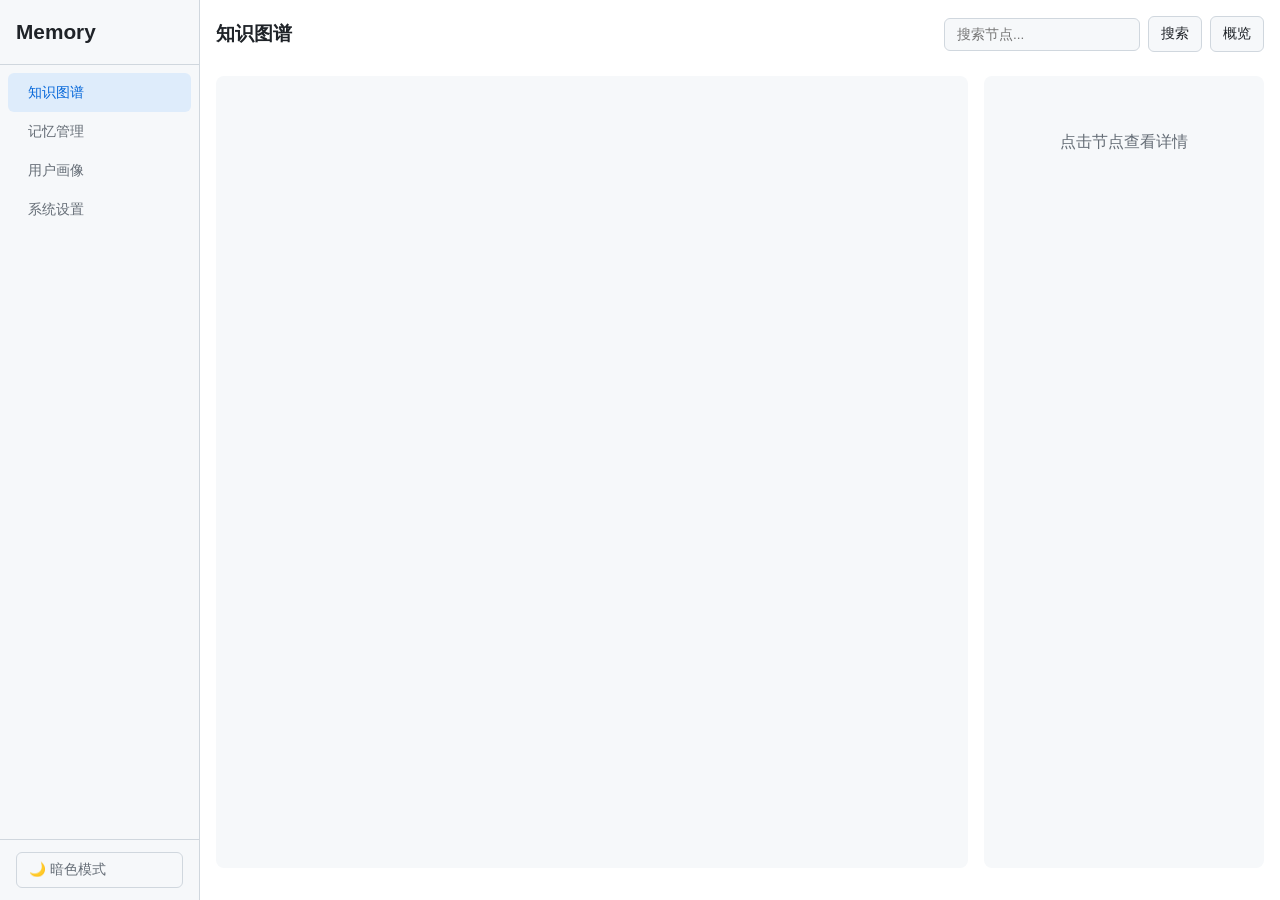
<file: pages/dashboard/index.html>
<!DOCTYPE html>
<html lang="zh-CN">
<head>
<meta charset="UTF-8">
<meta name="viewport" content="width=device-width, initial-scale=1.0">
<title>Memory Dashboard</title>
<link rel="stylesheet" href="styles.css">
</head>
<body>
<div id="app">
  <aside class="sidebar">
    <div class="brand"> Memory</div>
    <nav>
      <button class="nav-item active" data-page="graph"><span class="nav-icon"></span> 知识图谱</button>
      <button class="nav-item" data-page="memories"><span class="nav-icon"></span> 记忆管理</button>
      <button class="nav-item" data-page="persona"><span class="nav-icon"></span> 用户画像</button>
      <button class="nav-item" data-page="system"><span class="nav-icon"></span> 系统设置</button>
    </nav>
    <div style="padding:12px 16px;border-top:1px solid var(--border);margin-top:auto">
      <button onclick="toggleTheme()" style="display:flex;align-items:center;gap:8px;width:100%;padding:8px 12px;background:none;border:1px solid var(--border);border-radius:6px;color:var(--text2);cursor:pointer;font-size:0.85em" id="theme-btn">🌙 暗色模式</button>
    </div>
  </aside>
  <main class="main">
    <section class="page active" id="page-graph">
      <header><h2> 知识图谱</h2>
        <div class="toolbar">
          <input id="graph-query" placeholder="搜索节点...">
          <button onclick="searchGraph()">搜索</button>
          <button onclick="loadGraphOverview()">概览</button>
        </div>
      </header>
      <div class="stats-bar" id="graph-stats"></div>
      <div class="graph-wrap">
        <div class="canvas-container" id="canvas-container"><svg id="graph-svg"></svg></div>
        <div class="graph-side" id="graph-detail"><div class="detail-placeholder">点击节点查看详情</div></div>
      </div>
      <div class="legend" id="graph-legend"></div>
    </section>

    <section class="page" id="page-memories">
      <header><h2>记忆管理</h2>
        <div class="toolbar">
          <select id="mem-year" onchange="searchMemories()"><option value="">年份</option></select>
          <select id="mem-month" onchange="searchMemories()">
            <option value="">月份</option>
            <option value="01">1月</option><option value="02">2月</option><option value="03">3月</option>
            <option value="04">4月</option><option value="05">5月</option><option value="06">6月</option>
            <option value="07">7月</option><option value="08">8月</option><option value="09">9月</option>
            <option value="10">10月</option><option value="11">11月</option><option value="12">12月</option>
          </select>
          <input id="mem-search" placeholder="搜索ID或关键词..." oninput="searchMemories()">
          <span id="mem-count" class="count-badge"></span>
        </div>
      </header>
      <div class="mem-body">
        <div class="mem-table-wrap">
          <table class="mem-table">
            <thead>
              <tr>
                <th style="width:30px"><input type="checkbox" id="sel-all" onchange="toggleSelectAll()"></th>
                <th style="width:50px">ID</th>
                <th>摘要</th>
                <th style="width:120px">类型</th>
                <th style="width:60px">重要度</th>
                <th style="width:55px">状态</th>
                <th style="width:80px">创建时间</th>
              </tr>
            </thead>
            <tbody id="mem-tbody"></tbody>
          </table>
          <div style="display:flex;align-items:center;gap:8px;justify-content:center;padding:12px 0">
            <div class="pagination" id="mem-pagination" style="padding:0"></div>
            <select id="mem-page-size" onchange="memPage=1;loadMemories()" style="padding:4px 8px;font-size:0.85em">
              <option value="20">20条/页</option>
              <option value="50" selected>50条/页</option>
              <option value="100">100条/页</option>
            </select>
          </div>
        </div>
        <div class="mem-side" id="mem-side" style="display:none">
          <div class="side-header">
            <h3>记忆详情</h3>
            <div class="side-actions">
              <button onclick="editCurrentMemory()">编辑</button>
              <button onclick="deleteCurrentMemory()" style="color:var(--danger)">删除</button>
              <button onclick="closeSidePanel()" style="font-size:1.2em;background:none;border:none">X</button>
            </div>
          </div>
          <div class="side-scroll" id="side-scroll">
            <div>
              <h4>日记</h4>
              <div id="side-diary" class="side-diary">选择一条记忆查看详情</div>
            </div>
            <div>
              <h4>关键事实重要度</h4>
              <div id="side-imp" style="font-size:0.85em;color:var(--text2);padding:4px 0"></div>
            </div>
            <div>
              <h4>关键事实</h4>
              <div id="side-atoms"></div>
            </div>
          </div>
        </div>
      </div>
    </section>

    <section class="page" id="page-persona">
      <header><h2> 用户画像</h2><button onclick="savePersona()"> 保存</button></header>
      <textarea id="persona-editor" placeholder="加载中..."></textarea>
    </section>

    <section class="page" id="page-system">
      <header><h2>⚙ 系统</h2></header>
      <div class="sys-cards" id="sys-stats"></div>
    </section>
  </main>
</div>
<script src="app.js"></script>
</body>
</html>
</file>
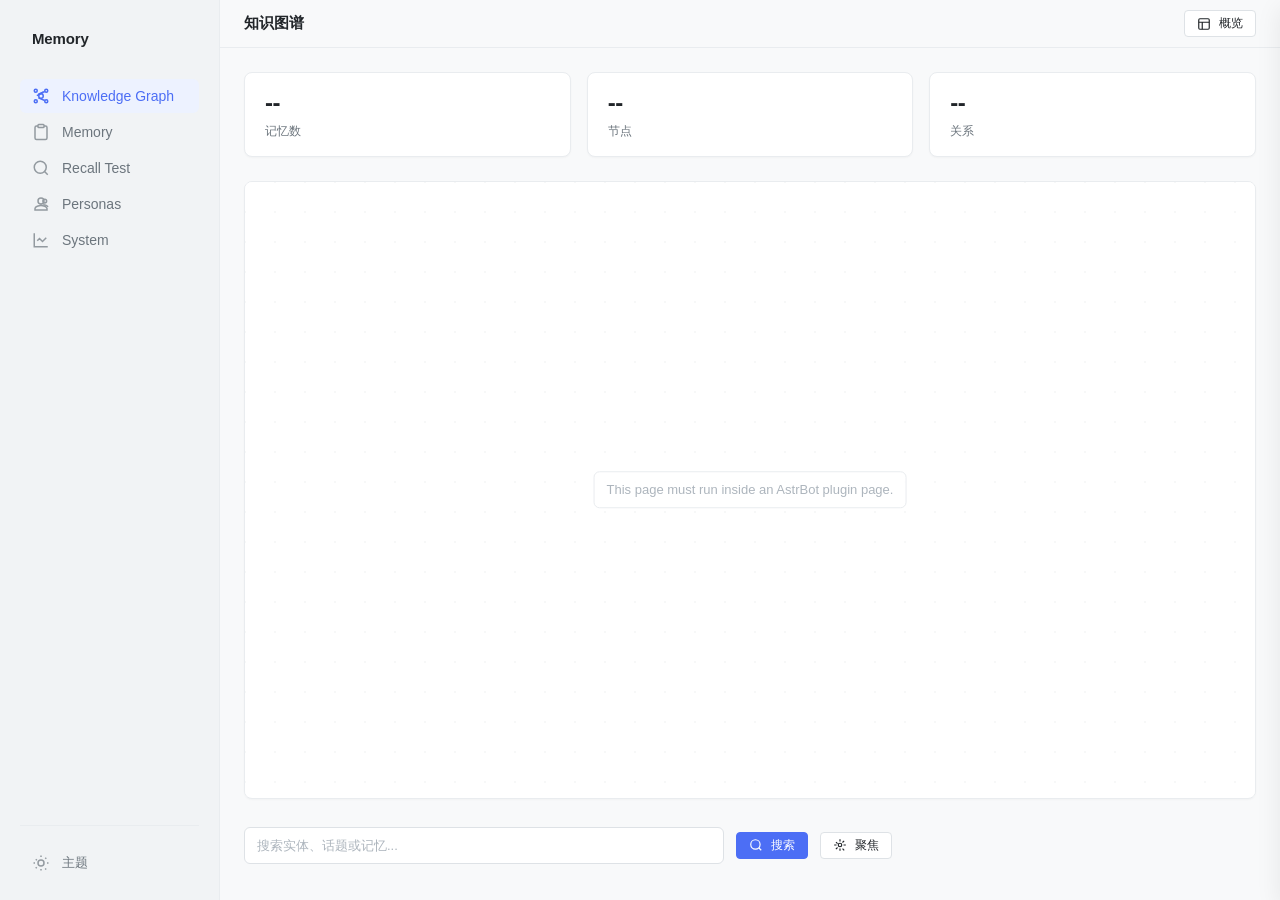
<file: webui_backup/dashboard/index.html>
<!DOCTYPE html>
<html>
  <head>
    <meta charset="UTF-8" />
    <meta name="viewport" content="width=device-width, initial-scale=1.0" />
    <title>Memory Dashboard</title>
    <link rel="stylesheet" href="./styles.css" />
    <script src="./i18n.js"></script>
  </head>
  <body>
    <div id="app">
      <aside class="sidebar">
        <div class="sidebar-brand">Memory</div>
        <nav class="sidebar-nav">
          <button class="nav-item active" data-page="graph">
            <svg viewBox="0 0 24 24" fill="none" stroke="currentColor" stroke-width="2"><circle cx="12" cy="12" r="3"/><circle cx="19" cy="5" r="2"/><circle cx="5" cy="19" r="2"/><circle cx="19" cy="19" r="2"/><circle cx="5" cy="5" r="2"/><line x1="8.5" y1="9.5" x2="17" y2="6"/><line x1="8.5" y1="14.5" x2="17" y2="18"/><line x1="15" y1="7" x2="6.5" y2="11.5"/></svg>
            <span data-i18n="nav.graph">知识图谱</span>
          </button>
          <button class="nav-item" data-page="memories">
            <svg viewBox="0 0 24 24" fill="none" stroke="currentColor" stroke-width="2"><path d="M16 4h2a2 2 0 0 1 2 2v14a2 2 0 0 1-2 2H6a2 2 0 0 1-2-2V6a2 2 0 0 1 2-2h2"/><rect x="8" y="2" width="8" height="4" rx="1"/></svg>
            <span data-i18n="nav.memory">记忆管理</span>
          </button>
          <button class="nav-item" data-page="recall">
            <svg viewBox="0 0 24 24" fill="none" stroke="currentColor" stroke-width="2"><circle cx="11" cy="11" r="8"/><path d="m21 21-4.3-4.3"/></svg>
            <span data-i18n="nav.recall">召回测试</span>
          </button>
          <button class="nav-item" data-page="persons">
            <svg viewBox="0 0 24 24" fill="none" stroke="currentColor" stroke-width="2"><path d="M12 12c2.21 0 4-1.79 4-4s-1.79-4-4-4-4 1.79-4 4 1.79 4 4 4zm0 2c-2.67 0-8 1.34-8 4v2h16v-2c0-2.66-5.33-4-8-4z"/><circle cx="17" cy="8" r="2.5"/><path d="M21 16c0-1.66-3.33-3-6-3"/></svg>
            <span data-i18n="nav.persons">用户画像</span>
          </button>
          <button class="nav-item" data-page="system">
            <svg viewBox="0 0 24 24" fill="none" stroke="currentColor" stroke-width="2"><path d="M3 3v18h18"/><path d="m19 9-5 5-4-4-3 3"/></svg>
            <span data-i18n="nav.system">系统概览</span>
          </button>
        </nav>
        <div class="sidebar-divider"></div>
        <div class="sidebar-footer">
          <button class="nav-item" id="theme-toggle">
            <svg viewBox="0 0 24 24" fill="none" stroke="currentColor" stroke-width="2" id="theme-icon-dark"><path d="M12 3a6 6 0 0 0 9 9 9 9 0 1 1-9-9Z"/></svg>
            <svg viewBox="0 0 24 24" fill="none" stroke="currentColor" stroke-width="2" id="theme-icon-light" class="hidden"><circle cx="12" cy="12" r="4"/><path d="M12 2v2m0 16v2m-6.93-15.07 1.41 1.41m11.04 11.04 1.41 1.41M2 12h2m16 0h2M4.93 19.07l1.41-1.41M17.66 6.34l1.41-1.41"/></svg>
            <span>主题</span>
          </button>
        </div>
      </aside>
      <main class="main-content">
        <!-- Page: Graph -->
        <section class="page active" id="page-graph">
          <header class="page-header">
            <span class="page-title">知识图谱</span>
            <div class="page-actions">
              <button class="btn btn-secondary btn-sm" id="graph-overview-btn">
                <svg viewBox="0 0 24 24" width="14" height="14" fill="none" stroke="currentColor" stroke-width="2"><rect x="3" y="3" width="18" height="18" rx="2"/><path d="M3 9h18M9 21V9"/></svg>
                <span>概览</span>
              </button>
            </div>
          </header>
          <div class="page-body" style="display:flex;flex-direction:column">
            <div class="stat-pills" id="graph-stat-pills">
              <div class="stat-pill"><div class="stat-pill-value" id="gs-total">--</div><div class="stat-pill-label">记忆数</div></div>
              <div class="stat-pill"><div class="stat-pill-value" id="gs-nodes">--</div><div class="stat-pill-label">节点</div></div>
              <div class="stat-pill"><div class="stat-pill-value" id="gs-edges">--</div><div class="stat-pill-label">关系</div></div>
            </div>
            <div class="graph-canvas-container" style="flex:1">
              <div class="graph-canvas-state" id="graph-canvas-state">加载图谱概览...</div>
              <div id="graph-canvas" class="graph-canvas"></div>
            </div>
            <div class="graph-legend" id="graph-legend"></div>
            <div class="graph-toolbar">
              <input type="text" id="graph-query-input" class="input" placeholder="搜索实体、话题或记忆..." />
              <button class="btn btn-primary btn-sm" id="graph-search-btn">
                <svg viewBox="0 0 24 24" width="14" height="14" fill="none" stroke="currentColor" stroke-width="2"><circle cx="11" cy="11" r="8"/><path d="m21 21-4.3-4.3"/></svg>
                <span>搜索</span>
              </button>
              <button class="btn btn-secondary btn-sm" id="graph-focus-btn">
                <svg viewBox="0 0 24 24" width="14" height="14" fill="none" stroke="currentColor" stroke-width="2"><circle cx="12" cy="12" r="3"/><path d="M12 2v4m0 12v4m-6.93-15.07 2.83 2.83m8.48 8.48 2.83 2.83M2 12h4m12 0h4M4.93 19.07l2.83-2.83m8.48-8.48 2.83-2.83"/></svg>
                <span>聚焦</span>
              </button>
            </div>
          </div>
        </section>
        <!-- Page: Memories -->
        <section class="page" id="page-memories">
          <header class="page-header">
            <span class="page-title">记忆管理</span>
          </header>
          <div class="page-body">
            <div class="filter-bar">
              <input type="text" id="mem-keyword" class="input" placeholder="搜索关键词或 ID..." />
              <select id="mem-year" class="select input" style="width:auto"><option value="">年份</option></select>
              <select id="mem-month" class="select input" style="width:auto">
                <option value="">月份</option>
                <option value="01">1月</option><option value="02">2月</option><option value="03">3月</option>
                <option value="04">4月</option><option value="05">5月</option><option value="06">6月</option>
                <option value="07">7月</option><option value="08">8月</option><option value="09">9月</option>
                <option value="10">10月</option><option value="11">11月</option><option value="12">12月</option>
              </select>
              <select id="mem-page-size" class="select input" style="width:auto">
                <option value="20">20条/页</option>
                <option value="50" selected>50条/页</option>
                <option value="100">100条/页</option>
              </select>
            </div>
            <div class="table-container">
              <div class="table-scroll" id="memories-scroll">
              <table class="data-table" id="memories-table">
                <thead>
                  <tr>
                    <th class="cell-check"><input type="checkbox" id="mem-select-page" /></th>
                    <th class="cell-id">ID</th>
                    <th class="cell-summary">摘要</th>
                    <th class="cell-type">类型</th>
                    <th class="cell-importance">重要度</th>
                    <th class="cell-status">状态</th>
                    <th class="cell-created">时间</th>
                  </tr>
                </thead>
                <tbody id="memories-body">
                  <tr><td colspan="7" class="table-empty">暂无数据</td></tr>
                </tbody>
              </table>
              </div>
              <div class="pagination">
                <div class="pagination-controls">
                  <button class="btn btn-sm btn-ghost" id="mem-prev" disabled>上一页</button>
                  <span class="pagination-info" id="mem-pagination-info">第 1/1 页 · 共 0 条</span>
                  <button class="btn btn-sm btn-ghost" id="mem-next" disabled>下一页</button>
                </div>
              </div>
            </div>
          </div>
          <div class="batch-bar" id="batch-bar">
            <span class="batch-bar-count" id="batch-count">已选 0 条</span>
            <div class="batch-bar-actions">
              <button class="btn btn-sm btn-danger" id="batch-delete">删除选中</button>
            </div>
            <button class="btn btn-sm btn-ghost" id="batch-clear">清空</button>
          </div>
        </section>
        <!-- Page: Recall -->
        <section class="page" id="page-recall">
          <header class="page-header">
            <span class="page-title">召回测试</span>
          </header>
          <div class="page-body">
            <div class="recall-form-section">
              <textarea id="recall-query" class="input textarea" rows="3" placeholder="输入查询语句测试记忆检索..."></textarea>
              <div class="recall-form-row">
                <div class="recall-form-field" style="max-width:200px">
                  <label class="recall-form-label">结果数 (k)</label>
                  <div class="slider-group">
                    <input type="range" id="recall-k" min="1" max="50" value="5" />
                    <span class="slider-value" id="recall-k-value">5</span>
                  </div>
                </div>
                <button class="btn btn-primary" id="recall-search-btn">执行召回</button>
              </div>
            </div>
            <div class="recall-results-header hidden" id="recall-stats">
              <span id="recall-count-text">0 条结果</span>
            </div>
            <div id="recall-results"></div>
          </div>
        </section>
        <!-- Page: System -->
        <section class="page" id="page-system">
          <header class="page-header">
            <span class="page-title">系统概览</span>
          </header>
          <div class="page-body">
            <div class="stat-cards" id="system-stat-cards">
              <div class="stat-card"><div class="stat-card-value" id="ss-total">--</div><div class="stat-card-label">总记忆</div></div>
              <div class="stat-card"><div class="stat-card-value" id="ss-imp">--</div><div class="stat-card-label">平均重要度</div></div>
              <div class="stat-card"><div class="stat-card-value" id="ss-nodes">--</div><div class="stat-card-label">图谱节点</div></div>
              <div class="stat-card"><div class="stat-card-value" id="ss-edges">--</div><div class="stat-card-label">图谱关系</div></div>
              <div class="stat-card"><div class="stat-card-value" id="ss-diaries">--</div><div class="stat-card-label">日记数</div></div>
            </div>
            <div class="system-panel">
              <div class="system-panel-title">记忆类型分布</div>
              <div class="bar-chart" id="atom-chart"></div>
            </div>
          </div>
        </section>
        <!-- Page: Persons -->
        <section class="page" id="page-persons">
          <header class="page-header">
            <span class="page-title" data-i18n="nav.persons">用户画像</span>
            <div class="page-actions">
              <div class="persona-search-wrapper">
                <input type="text" id="persona-search" class="input input-sm" placeholder="" data-i18n-placeholder="persons.searchPh" />
              </div>
            </div>
          </header>
          <div class="page-body">
            <div class="persona-stats" id="persona-stats">
              <span id="persona-count" data-i18n="persons.count" data-i18n-args="0">共 0 个用户</span>
            </div>
            <div class="persona-grid" id="persona-grid">
              <div class="persona-empty" data-i18n="common.loading">加载中...</div>
            </div>
          </div>
        </section>
      </main>
    </div>
    <!-- Peek Panel -->
    <div class="peek-overlay" id="peek-overlay"></div>
    <aside class="peek-panel" id="peek-panel">
      <div class="peek-header">
        <div>
          <div id="peek-badge"></div>
          <div class="peek-title" id="peek-title">--</div>
        </div>
        <button class="peek-close" id="peek-close">
          <svg viewBox="0 0 24 24" width="20" height="20" fill="none" stroke="currentColor" stroke-width="2"><path d="M18 6 6 18M6 6l12 12"/></svg>
        </button>
      </div>
      <div class="peek-body" id="peek-body"></div>
    </aside>
    <!-- Toast -->
    <div class="toast" id="toast"></div>
    <script src="./graph-2d.js"></script>
    <script src="./graph-ui.js"></script>
    <script src="./app.js"></script>
  </body>
</html>
</file>
<file: pages/dashboard/styles.css>
* { margin: 0; padding: 0; box-sizing: border-box; }
:root, [data-theme="dark"] {
  --bg: #0d1117; --surface: #161b22; --border: #30363d;
  --text: #e6edf3; --text2: #8b949e; --accent: #58a6ff;
  --danger: #f85149; --success: #3fb950;
  --radius: 8px; --space: 16px;
  --scrollbar-track: #161b22; --scrollbar-thumb: #30363d; --scrollbar-thumb-hover: #454f5b;
}
[data-theme="light"] {
  --bg: #ffffff; --surface: #f6f8fa; --border: #d0d7de;
  --text: #1f2328; --text2: #656d76; --accent: #0969da;
  --danger: #cf222e; --success: #1a7f37;
  --scrollbar-track: #f6f8fa; --scrollbar-thumb: #d0d7de; --scrollbar-thumb-hover: #afb8c1;
}
body { font-family: -apple-system, BlinkMacSystemFont, 'Segoe UI', sans-serif; background: var(--bg); color: var(--text); height: 100vh; overflow: hidden; }
#app { display: flex; height: 100vh; }

/* Sidebar */
.sidebar { width: 200px; background: var(--surface); border-right: 1px solid var(--border); display: flex; flex-direction: column; flex-shrink: 0; }
.brand { padding: 20px var(--space); font-size: 1.3em; font-weight: 700; border-bottom: 1px solid var(--border); }
.sidebar nav { padding: 8px; flex: 1; }
.nav-item { display: flex; align-items: center; gap: 8px; width: 100%; padding: 10px 12px; background: none; border: none; color: var(--text2); cursor: pointer; border-radius: 6px; font-size: 0.9em; text-align: left; }
.nav-item:hover { background: rgba(255,255,255,0.05); color: var(--text); }
.nav-item.active { background: rgba(88,166,255,0.15); color: var(--accent); }
.nav-icon { font-size: 1.1em; }

/* Main */
.main { flex: 1; display: flex; flex-direction: column; overflow: hidden; }
.page { display: none; flex-direction: column; height: 100%; padding: var(--space); overflow-y: auto; }
.page.active { display: flex; }
.page header { display: flex; align-items: center; justify-content: space-between; margin-bottom: var(--space); flex-shrink: 0; }
.page header h2 { font-size: 1.2em; }
.toolbar { display: flex; gap: 8px; align-items: center; }

/* Inputs */
input, select, textarea, button {
  background: var(--surface); border: 1px solid var(--border); color: var(--text);
  padding: 8px 12px; border-radius: 6px; font-size: 0.85em;
}
input:focus, select:focus, textarea:focus { outline: none; border-color: var(--accent); }
button { cursor: pointer; }
button:hover { background: rgba(255,255,255,0.08); }
.count-badge { background: var(--accent); color: #fff; padding: 2px 10px; border-radius: 12px; font-size: 0.8em; }

/* Graph page */
.graph-wrap { display: flex; flex: 1; gap: var(--space); min-height: 0; }
.canvas-container { flex: 1; background: var(--surface); border-radius: var(--radius); overflow: hidden; position: relative; }
#graph-svg { width: 100%; height: 100%; cursor: grab; }
#graph-svg:active { cursor: grabbing; }
.graph-side { width: 280px; background: var(--surface); border-radius: var(--radius); padding: var(--space); overflow-y: auto; flex-shrink: 0; }
.detail-placeholder { color: var(--text2); text-align: center; padding: 40px 0; }
.stats-bar { display: flex; gap: 12px; margin-bottom: 8px; flex-shrink: 0; }
.stats-bar span { background: var(--surface); padding: 4px 12px; border-radius: 6px; font-size: 0.85em; color: var(--text2); }
.legend { display: flex; gap: 16px; padding: 8px 0; flex-shrink: 0; }
.legend-item { display: flex; align-items: center; gap: 4px; font-size: 0.8em; color: var(--text2); }
.legend-dot { width: 10px; height: 10px; border-radius: 50%; }

/* Memories */
.mem-list { flex: 1; overflow-y: auto; }
.mem-card { background: var(--surface); border: 1px solid var(--border); border-radius: var(--radius); padding: 12px var(--space); margin-bottom: 8px; display: flex; gap: 12px; align-items: flex-start; cursor: pointer; transition: border-color 0.2s; }
.mem-card:hover { border-color: var(--accent); }
.mem-type { font-size: 0.75em; padding: 2px 8px; border-radius: 10px; background: rgba(88,166,255,0.15); white-space: nowrap; }
.mem-content { flex: 1; }
.mem-content .c { word-break: break-word; line-height: 1.4; }
.mem-content .m { font-size: 0.8em; color: var(--text2); margin-top: 4px; }
.mem-actions { display: flex; gap: 4px; flex-shrink: 0; }
.mem-actions button { padding: 4px 8px; font-size: 0.8em; }
.pagination { display: flex; gap: 4px; justify-content: center; padding: 12px 0; flex-shrink: 0; }
.pagination button { padding: 4px 10px; min-width: 32px; }
.pagination .current { background: var(--accent); border-color: var(--accent); }

/* Diaries */
.diary-layout { display: flex; flex: 1; gap: var(--space); min-height: 0; }
.diary-list { width: 160px; flex-shrink: 0; overflow-y: auto; }
.diary-list button { display: block; width: 100%; text-align: left; padding: 8px 12px; margin-bottom: 4px; border-radius: 6px; background: none; border: 1px solid transparent; color: var(--text2); }
.diary-list button:hover { border-color: var(--border); color: var(--text); }
.diary-list button.active { border-color: var(--accent); color: var(--accent); }
.diary-editor { flex: 1; display: flex; flex-direction: column; }
#diary-editor { flex: 1; resize: none; font-family: inherit; line-height: 1.6; min-height: 300px; }

/* Persona */
#persona-editor { flex: 1; resize: none; font-family: inherit; line-height: 1.6; min-height: 400px; }

/* System */
.sys-cards { display: flex; gap: var(--space); margin-bottom: var(--space); flex-wrap: wrap; }
.sys-card { background: var(--surface); border: 1px solid var(--border); border-radius: var(--radius); padding: var(--space); min-width: 120px; text-align: center; }
.sys-card .num { font-size: 2em; font-weight: 700; color: var(--accent); }
.sys-card .label { font-size: 0.85em; color: var(--text2); margin-top: 4px; }
.sys-section { margin-top: var(--space); }
.log-box { background: #000; border: 1px solid var(--border); border-radius: var(--radius); padding: var(--space); margin-top: 8px; max-height: 200px; overflow-y: auto; font-size: 0.8em; color: var(--success); }

/* Modal */
.modal-overlay { position: fixed; inset: 0; background: rgba(0,0,0,0.6); z-index: 100; display: flex; align-items: center; justify-content: center; }
.modal { background: var(--surface); border: 1px solid var(--border); border-radius: 12px; width: 600px; max-width: 90vw; max-height: 80vh; display: flex; flex-direction: column; }
.modal-header { display: flex; justify-content: space-between; align-items: center; padding: var(--space); border-bottom: 1px solid var(--border); }
.modal-header button { background: none; border: none; font-size: 1.2em; }
.modal-body { padding: var(--space); overflow-y: auto; }
.modal-body .field { margin-bottom: 12px; }
.modal-body label { display: block; font-size: 0.85em; color: var(--text2); margin-bottom: 4px; }
.modal-body input, .modal-body select, .modal-body textarea { width: 100%; }
.modal-body textarea { min-height: 100px; resize: vertical; font-family: inherit; }
.modal-footer { padding: var(--space); border-top: 1px solid var(--border); display: flex; gap: 8px; justify-content: flex-end; }

/* ═══ 记忆管理 - 表格 + 侧边窗 ═══ */
.mem-body { display:flex; flex:1; gap:var(--space); min-height:0; overflow:auto; }
.mem-table-wrap { flex:1; display:flex; flex-direction:column; min-width:0; overflow:auto; }
.mem-table { width:100%; border-collapse:collapse; font-size:0.88em; }
.mem-table th { background:var(--surface); color:var(--text2); font-weight:600; padding:10px 10px; text-align:left; border-bottom:2px solid var(--border); position:sticky; top:0; z-index:1; white-space:nowrap; }
.mem-table td { padding:8px 10px; border-bottom:1px solid var(--border); cursor:pointer; vertical-align:middle; }
.mem-row:hover td { background:rgba(88,166,255,0.05); }
.mem-row.selected td { background:rgba(88,166,255,0.12); }
.col-date { width:100px; }
.col-imp { width:70px; text-align:center; }
.mem-text { overflow:hidden; text-overflow:ellipsis; display:-webkit-box; -webkit-line-clamp:2; -webkit-box-orient:vertical; line-height:1.35; max-height:2.7em; }

.mem-side { width:420px; flex-shrink:0; background:var(--surface); border:1px solid var(--border); border-radius:var(--radius); display:flex; flex-direction:column; overflow:hidden; }
.side-header { display:flex; align-items:center; justify-content:space-between; padding:12px 16px; border-bottom:1px solid var(--border); flex-shrink:0; }
.side-header h3 { font-size:1em; margin:0; }
.side-header button { padding:4px 10px; font-size:0.82em; }
.side-actions { display:flex; gap:6px; align-items:center; }
.side-scroll { flex:1; overflow-y:auto; padding:16px; }
.side-scroll h4 { font-size:0.9em; color:var(--accent); margin:16px 0 8px; padding-bottom:4px; border-bottom:1px solid var(--border); }
.side-scroll h4:first-child { margin-top:0; }
.side-diary { white-space:pre-wrap; line-height:1.6; font-size:0.9em; padding:8px 0; color:var(--text); }
.atom-num { display:inline-flex; align-items:center; justify-content:center; width:22px; height:22px; border-radius:50%; background:var(--accent); color:#fff; font-size:0.75em; font-weight:700; flex-shrink:0; }
.atom-item { display:flex; gap:10px; padding:8px 0; border-bottom:1px solid var(--border); }
.atom-item:last-child { border-bottom:none; }
.atom-body { flex:1; min-width:0; }
.atom-body .atom-c { font-size:0.9em; line-height:1.35; }
.atom-body .atom-m { font-size:0.8em; color:var(--text2); margin-top:3px; display:flex; gap:8px; flex-wrap:wrap; }
.atom-tag { font-size:0.75em; padding:1px 8px; border-radius:8px; background:rgba(88,166,255,0.15); }

/* ═══ 记忆管理 - 表格 ═══ */
.table-container { flex:1; overflow-y:auto; }
.mem-table { width:100%; border-collapse:collapse; font-size:0.9em; }
.mem-table th { background:var(--surface); color:var(--text2); font-weight:600; padding:10px 12px; text-align:left; border-bottom:2px solid var(--border); position:sticky; top:0; z-index:1; }
.mem-row td { padding:10px 12px; border-bottom:1px solid var(--border); cursor:pointer; vertical-align:top; }
.mem-row:hover td { background:rgba(88,166,255,0.05); }
.mem-text { line-height:1.4; word-break:break-word; }
.mem-snippet { font-size:0.85em; color:var(--text2); margin-top:4px; border-left:2px solid var(--border); padding-left:8px; }
.id-col { width:70px; color:var(--text2); font-size:0.85em; }
.type-col { width:100px; }
.imp-col { width:80px; text-align:center; }
.status-col { width:80px; }
.ts-col { width:150px; white-space:nowrap; }

/* ═══ 新表格样式 ═══ */
.mem-table td { vertical-align:top; }
.mem-table input[type="checkbox"] { cursor:pointer; }
.mem-summary { line-height:1.35; }
.mem-summary .preview { overflow:hidden; text-overflow:ellipsis; display:-webkit-box; -webkit-line-clamp:2; -webkit-box-orient:vertical; }
.mem-summary .updated { font-size:0.78em; color:var(--text2); margin-top:2px; }
.type-dots { display:flex; gap:3px; flex-wrap:wrap; }
.type-dot { font-size:0.72em; padding:1px 6px; border-radius:6px; background:rgba(88,166,255,0.12); color:var(--text2); white-space:nowrap; }
.status-hot { color:#f85149; }
.status-warm { color:#d29922; }
.status-cold { color:#58a6ff; }
.imp-cell { text-align:center; font-weight:600; }
.side-imp-bar { display:flex; gap:12px; padding:6px 0; }
.side-imp-item { text-align:center; }
.side-imp-item .num { font-size:1.2em; font-weight:700; color:var(--accent); }
.side-imp-item .lbl { font-size:0.78em; color:var(--text2); }

/* ═══ 滚动条跟随主题 ═══ */
*::-webkit-scrollbar { width: 8px; height: 8px; }
*::-webkit-scrollbar-track { background: var(--scrollbar-track); }
*::-webkit-scrollbar-thumb { background: var(--scrollbar-thumb); border-radius: 4px; }
*::-webkit-scrollbar-thumb:hover { background: var(--scrollbar-thumb-hover); }
* { scrollbar-width: thin; scrollbar-color: var(--scrollbar-thumb) var(--scrollbar-track); }
</file>
<file: webui_backup/dashboard/styles.css>
/* ================================================================
   LivingMemory WebUI — Design System v3
   Notion-inspired, minimalist, modern
   ================================================================ */

/* ----- Design Tokens (Light) ----------------------------------- */
:root {
  /* Surface */
  --bg-app: #f8f9fa;
  --bg-sidebar: #f1f3f5;
  --bg-card: #ffffff;
  --bg-hover: #f1f3f5;
  --bg-active: #e9ecef;
  --bg-input: #f1f3f5;
  --bg-overlay: rgba(248, 249, 250, 0.85);

  /* Border */
  --border-light: #e9ecef;
  --border-normal: #dee2e6;
  --border-focus: #adb5bd;

  /* Text */
  --text-primary: #212529;
  --text-secondary: #6c757d;
  --text-tertiary: #adb5bd;
  --text-inverse: #ffffff;

  /* Accent */
  --accent: #4c6ef5;
  --accent-light: #edf2ff;
  --accent-hover: #3b5bdb;
  --success: #2b8a3e;
  --success-light: #ebfbee;
  --warning: #e67700;
  --warning-light: #fff4e6;
  --danger: #c92a2a;
  --danger-light: #fff5f5;
  --danger-hover: #e03131;

  /* Graph Node Colors */
  --node-topic: #7c6fca;
  --node-person: #2f9e8b;
  --node-fact: #c99a16;
  --node-summary: #c8648d;
  --node-other: #8b949e;

  /* Spacing */
  --space-1: 4px;
  --space-2: 8px;
  --space-3: 12px;
  --space-4: 16px;
  --space-5: 20px;
  --space-6: 24px;
  --space-8: 32px;
  --space-10: 40px;
  --space-12: 48px;

  /* Radius */
  --radius-sm: 4px;
  --radius-md: 6px;
  --radius-lg: 8px;
  --radius-xl: 12px;
  --radius-full: 9999px;

  /* Shadow */
  --shadow-xs: 0 1px 2px rgba(0,0,0,0.03);
  --shadow-sm: 0 1px 3px rgba(0,0,0,0.04), 0 1px 2px rgba(0,0,0,0.02);
  --shadow-md: 0 4px 12px rgba(0,0,0,0.06);
  --shadow-lg: 0 8px 24px rgba(0,0,0,0.08);

  /* Transition */
  --transition-fast: 120ms ease;
  --transition-normal: 200ms ease;
  --transition-slow: 300ms ease;
  --transition-panel: 250ms cubic-bezier(0.16, 1, 0.3, 1);

  /* Layout */
  --sidebar-width: 220px;
  --header-height: 48px;
}

/* ----- Design Tokens (Dark) ------------------------------------ */
[data-theme="dark"] {
  --bg-app: #1a1b1e;
  --bg-sidebar: #141517;
  --bg-card: #25262b;
  --bg-hover: #2c2e33;
  --bg-active: #373a40;
  --bg-input: #25262b;
  --bg-overlay: rgba(26, 27, 30, 0.85);

  --border-light: #2c2e33;
  --border-normal: #373a40;
  --border-focus: #5c5f66;

  --text-primary: #e9ecef;
  --text-secondary: #909296;
  --text-tertiary: #5c5f66;
  --text-inverse: #1a1b1e;

  --accent: #748ffc;
  --accent-light: #1c2333;
  --accent-hover: #91a7ff;
  --success: #40c057;
  --success-light: #0b2817;
  --warning: #f59f00;
  --warning-light: #2b1a00;
  --danger: #ff6b6b;
  --danger-light: #1f0d0d;
  --danger-hover: #ff8787;

  --shadow-xs: 0 1px 2px rgba(0,0,0,0.15);
  --shadow-sm: 0 1px 3px rgba(0,0,0,0.2);
  --shadow-md: 0 4px 12px rgba(0,0,0,0.3);
  --shadow-lg: 0 8px 24px rgba(0,0,0,0.4);
}

/* ----- Reset & Base -------------------------------------------- */
*, *::before, *::after {
  box-sizing: border-box;
  margin: 0;
  padding: 0;
}

html {
  font-size: 14px;
  -webkit-font-smoothing: antialiased;
  -moz-osx-font-smoothing: grayscale;
}

body {
  font-family: -apple-system, BlinkMacSystemFont, "SF Pro Text", "Segoe UI", Roboto, sans-serif;
  color: var(--text-primary);
  background: var(--bg-app);
  line-height: 1.5;
  overflow: hidden;
}

/* ----- App Shell ----------------------------------------------- */
#app {
  display: flex;
  height: 100vh;
  overflow: hidden;
}

/* ----- Sidebar ------------------------------------------------- */
.sidebar {
  width: var(--sidebar-width);
  min-width: var(--sidebar-width);
  background: var(--bg-sidebar);
  border-right: 1px solid var(--border-light);
  display: flex;
  flex-direction: column;
  padding: var(--space-5);
  gap: var(--space-2);
  user-select: none;
  -webkit-user-select: none;
}

.sidebar-brand {
  font-size: 15px;
  font-weight: 600;
  color: var(--text-primary);
  padding: var(--space-2) var(--space-3);
  margin-bottom: var(--space-3);
  letter-spacing: -0.01em;
}

.sidebar-nav {
  display: flex;
  flex-direction: column;
  gap: 2px;
  flex: 1;
}

.nav-item {
  display: flex;
  align-items: center;
  gap: var(--space-3);
  padding: var(--space-2) var(--space-3);
  border-radius: var(--radius-md);
  color: var(--text-secondary);
  font-size: 14px;
  font-weight: 450;
  cursor: pointer;
  transition: background var(--transition-fast), color var(--transition-fast);
  text-decoration: none;
  border: none;
  background: none;
  width: 100%;
  text-align: left;
  outline: none;
}

.nav-item:hover {
  background: var(--bg-hover);
  color: var(--text-primary);
}

.nav-item.active {
  background: var(--accent-light);
  color: var(--accent);
  font-weight: 500;
}

.nav-item svg {
  width: 18px;
  height: 18px;
  flex-shrink: 0;
  opacity: 0.7;
}

.nav-item.active svg {
  opacity: 1;
}

.sidebar-divider {
  height: 1px;
  background: var(--border-light);
  margin: var(--space-3) 0;
}

.sidebar-footer {
  display: flex;
  flex-direction: column;
  gap: 2px;
}

.sidebar-footer .nav-item {
  font-size: 13px;
}

.lang-menu {
  position: relative;
}

.lang-menu > summary {
  list-style: none;
}

.lang-menu > summary::-webkit-details-marker {
  display: none;
}

.lang-options {
  position: absolute;
  left: 0;
  right: 0;
  bottom: calc(100% + var(--space-1));
  z-index: 20;
  display: grid;
  gap: 2px;
  padding: var(--space-1);
  background: var(--bg-card);
  border: 1px solid var(--border-light);
  border-radius: var(--radius-md);
  box-shadow: var(--shadow-md);
}

.lang-option {
  border: none;
  background: transparent;
  color: var(--text-secondary);
  border-radius: var(--radius-sm);
  padding: var(--space-2) var(--space-3);
  font: inherit;
  font-size: 12px;
  text-align: left;
  cursor: pointer;
}

.lang-option:hover,
.lang-option.active {
  background: var(--bg-hover);
  color: var(--text-primary);
}

/* ----- Main Content -------------------------------------------- */
.main-content {
  flex: 1;
  display: flex;
  flex-direction: column;
  overflow: hidden;
  min-width: 0;
}

.page {
  display: none;
  flex-direction: column;
  flex: 1;
  overflow: hidden;
}

.page.active {
  display: flex;
}

/* ----- Header -------------------------------------------------- */
.page-header {
  display: flex;
  align-items: center;
  justify-content: space-between;
  padding: var(--space-3) var(--space-6);
  height: var(--header-height);
  min-height: var(--header-height);
  border-bottom: 1px solid var(--border-light);
  gap: var(--space-4);
}

.page-title {
  font-size: 15px;
  font-weight: 600;
  color: var(--text-primary);
  letter-spacing: 0;
  white-space: nowrap;
}

.page-actions {
  display: flex;
  align-items: center;
  gap: var(--space-2);
}

/* ----- Scrollable Content -------------------------------------- */
.page-body {
  flex: 1;
  overflow-y: auto;
  overflow-x: hidden;
  padding: var(--space-6);
  scroll-behavior: smooth;
}

/* ----- Cards --------------------------------------------------- */
.card {
  background: var(--bg-card);
  border: 1px solid var(--border-light);
  border-radius: var(--radius-lg);
  padding: var(--space-5);
  box-shadow: var(--shadow-xs);
}

.card-header {
  display: flex;
  align-items: center;
  justify-content: space-between;
  margin-bottom: var(--space-4);
}

.card-title {
  font-size: 14px;
  font-weight: 600;
  color: var(--text-primary);
}

/* ----- Stat Pills ---------------------------------------------- */
.stat-pills {
  display: flex;
  gap: var(--space-4);
  margin-bottom: var(--space-6);
  flex-wrap: wrap;
}

.stat-pill {
  background: var(--bg-card);
  border: 1px solid var(--border-light);
  border-radius: var(--radius-lg);
  padding: var(--space-4) var(--space-5);
  min-width: 120px;
  flex: 1;
  box-shadow: var(--shadow-xs);
}

.stat-pill-value {
  font-size: 24px;
  font-weight: 600;
  color: var(--text-primary);
  line-height: 1.2;
  letter-spacing: -0.02em;
}

.stat-pill-label {
  font-size: 12px;
  color: var(--text-secondary);
  margin-top: var(--space-1);
  text-transform: lowercase;
}

.stat-pill.accent .stat-pill-value {
  color: var(--accent);
}

/* Stat Cards Grid */
.stat-cards {
  display: grid;
  grid-template-columns: repeat(auto-fill, minmax(180px, 1fr));
  gap: var(--space-4);
  margin-bottom: var(--space-6);
}

.stat-card {
  background: var(--bg-card);
  border: 1px solid var(--border-light);
  border-radius: var(--radius-lg);
  padding: var(--space-5);
  box-shadow: var(--shadow-xs);
}

.stat-card-icon {
  width: 32px;
  height: 32px;
  border-radius: var(--radius-md);
  display: flex;
  align-items: center;
  justify-content: center;
  margin-bottom: var(--space-3);
  background: var(--accent-light);
  color: var(--accent);
}

.stat-card-value {
  font-size: 24px;
  font-weight: 600;
  color: var(--text-primary);
  line-height: 1.2;
  letter-spacing: -0.02em;
}

.stat-card-label {
  font-size: 12px;
  color: var(--text-secondary);
  margin-top: var(--space-1);
}

/* ----- Buttons ------------------------------------------------- */
.btn {
  display: inline-flex;
  align-items: center;
  justify-content: center;
  gap: var(--space-2);
  padding: var(--space-2) var(--space-4);
  border-radius: var(--radius-md);
  font-size: 13px;
  font-weight: 500;
  cursor: pointer;
  border: 1px solid transparent;
  transition: background var(--transition-fast),
              color var(--transition-fast),
              border-color var(--transition-fast),
              opacity var(--transition-fast);
  outline: none;
  white-space: nowrap;
  font-family: inherit;
  line-height: 1.4;
}

.btn:disabled {
  opacity: 0.4;
  cursor: not-allowed;
}

.btn svg {
  width: 16px;
  height: 16px;
}

.btn-primary {
  background: var(--accent);
  color: var(--text-inverse);
  border-color: var(--accent);
}

.btn-primary:hover:not(:disabled) {
  background: var(--accent-hover);
  border-color: var(--accent-hover);
}

.btn-secondary {
  background: var(--bg-card);
  color: var(--text-primary);
  border-color: var(--border-normal);
}

.btn-secondary:hover:not(:disabled) {
  background: var(--bg-hover);
}

.btn-ghost {
  background: transparent;
  color: var(--text-secondary);
  border-color: transparent;
}

.btn-ghost:hover:not(:disabled) {
  background: var(--bg-hover);
  color: var(--text-primary);
}

.btn-danger {
  background: var(--danger);
  color: var(--text-inverse);
  border-color: var(--danger);
}

.btn-danger:hover:not(:disabled) {
  background: var(--danger-hover);
}

.btn-sm {
  padding: var(--space-1) var(--space-3);
  font-size: 12px;
  border-radius: var(--radius-sm);
}

.btn-sm svg {
  width: 14px;
  height: 14px;
}

/* ----- Inputs -------------------------------------------------- */
.input {
  width: 100%;
  padding: var(--space-2) var(--space-3);
  border: 1px solid var(--border-normal);
  border-radius: var(--radius-md);
  background: var(--bg-card);
  color: var(--text-primary);
  font-size: 13px;
  font-family: inherit;
  transition: border-color var(--transition-fast), box-shadow var(--transition-fast);
  outline: none;
  line-height: 1.5;
}

.input:focus {
  border-color: var(--accent);
  box-shadow: 0 0 0 3px var(--accent-light);
}

.input::placeholder {
  color: var(--text-tertiary);
}

.input-sm {
  padding: var(--space-1) var(--space-2);
  font-size: 12px;
}

.textarea {
  resize: vertical;
  min-height: 80px;
}

.select {
  appearance: none;
  background-image: url("data:image/svg+xml,%3Csvg xmlns='http://www.w3.org/2000/svg' width='12' height='12' viewBox='0 0 24 24' fill='none' stroke='%236c757d' stroke-width='2'%3E%3Cpath d='m6 9 6 6 6-6'/%3E%3C/svg%3E");
  background-repeat: no-repeat;
  background-position: right 8px center;
  padding-right: 28px;
  cursor: pointer;
}

/* ----- Table --------------------------------------------------- */
.table-container {
  background: var(--bg-card);
  border: 1px solid var(--border-light);
  border-radius: var(--radius-lg);
  overflow: hidden;
  box-shadow: var(--shadow-xs);
}

.table-scroll {
  overflow-y: auto;
  overflow-x: auto;
  max-height: calc(100vh - 260px);
  min-height: 200px;
  background: var(--bg-card);
}

.data-table {
  width: 100%;
  min-width: 920px;
  border-collapse: collapse;
  font-size: 13px;
  table-layout: fixed;
}

.data-table thead {
  position: sticky;
  top: 0;
  z-index: 2;
}

.data-table th {
  padding: var(--space-2) var(--space-4);
  text-align: left;
  font-weight: 500;
  font-size: 11px;
  text-transform: uppercase;
  letter-spacing: 0.04em;
  color: var(--text-secondary);
  background: var(--bg-card);
  border-bottom: 1px solid var(--border-light);
  height: 36px;
  white-space: nowrap;
}

.data-table td {
  padding: var(--space-3) var(--space-4);
  border-bottom: 1px solid var(--border-light);
  color: var(--text-primary);
  height: 56px;
  white-space: nowrap;
  max-width: 300px;
  overflow: hidden;
  text-overflow: ellipsis;
}

.data-table tbody tr {
  transition: background var(--transition-fast);
  cursor: pointer;
}

.data-table tbody tr:hover {
  background: color-mix(in srgb, var(--accent-light) 45%, var(--bg-card));
}

.data-table tbody tr.selected {
  background: var(--accent-light);
}

.data-table tbody tr.selected td:first-child {
  box-shadow: inset 3px 0 0 var(--accent);
}

.data-table .cell-check { width: 44px; text-align: center; }
.data-table .cell-id { width: 64px; }
.data-table .cell-summary { width: auto; min-width: 320px; }
.data-table .cell-type { width: 100px; }
.data-table .cell-importance { width: 140px; }
.data-table .cell-status { width: 90px; }
.data-table .cell-created { width: 140px; }

.data-table input[type="checkbox"] {
  width: 15px;
  height: 15px;
  accent-color: var(--accent);
  cursor: pointer;
}

.memory-summary-text {
  color: var(--text-primary);
  overflow: hidden;
  text-overflow: ellipsis;
  white-space: nowrap;
}

.memory-summary-meta {
  margin-top: 2px;
  font-size: 11px;
  color: var(--text-tertiary);
}

.data-table .cell-mono {
  font-family: "SF Mono", "JetBrains Mono", "Cascadia Code", Consolas, monospace;
  font-size: 12px;
  color: var(--text-secondary);
}

/* Importance bar */
.importance-bar {
  display: inline-flex;
  align-items: center;
  gap: var(--space-2);
  width: 100%;
}

.importance-bar-track {
  flex: 1;
  height: 6px;
  background: var(--bg-hover);
  border-radius: var(--radius-full);
  overflow: hidden;
}

.importance-bar-fill {
  height: 100%;
  border-radius: var(--radius-full);
  background: var(--accent);
  transition: width var(--transition-slow);
}

.importance-bar-fill.low    { background: var(--text-tertiary); }
.importance-bar-fill.medium { background: var(--warning); }
.importance-bar-fill.high   { background: var(--accent); }

/* Status pill */
.status-pill {
  display: inline-flex;
  align-items: center;
  gap: var(--space-1);
  padding: 2px 8px;
  border-radius: var(--radius-full);
  font-size: 11px;
  font-weight: 500;
}

.status-pill::before {
  content: '';
  width: 6px;
  height: 6px;
  border-radius: 50%;
}

.status-pill.active {
  background: var(--success-light);
  color: var(--success);
}

.status-pill.active::before {
  background: var(--success);
}

.status-pill.archived {
  background: var(--warning-light);
  color: var(--warning);
}

.status-pill.archived::before {
  background: var(--warning);
}

.status-pill.deleted {
  background: var(--danger-light);
  color: var(--danger);
}

.status-pill.deleted::before {
  background: var(--danger);
}

/* Type tag */
.type-tag {
  display: inline-block;
  padding: 1px 6px;
  border-radius: var(--radius-sm);
  font-size: 11px;
  font-weight: 500;
  background: var(--bg-hover);
  color: var(--text-secondary);
}

/* Empty state */
.table-empty {
  text-align: center;
  padding: var(--space-12) var(--space-6) !important;
  color: var(--text-tertiary);
  font-size: 13px;
  cursor: default !important;
}

/* ----- Pagination ---------------------------------------------- */
.pagination {
  display: flex;
  align-items: center;
  justify-content: space-between;
  padding: var(--space-3) var(--space-4);
  border-top: 1px solid var(--border-light);
  background: var(--bg-card);
  font-size: 13px;
  color: var(--text-secondary);
}

.pagination-controls {
  display: flex;
  align-items: center;
  gap: var(--space-3);
}

.pagination-info {
  font-size: 12px;
  color: var(--text-secondary);
}

.page-size-control {
  display: flex;
  align-items: center;
  gap: var(--space-2);
}

.page-size-control label {
  font-size: 12px;
  color: var(--text-secondary);
}

.page-size-control .select {
  width: auto;
  padding-top: 2px;
  padding-bottom: 2px;
  font-size: 12px;
}

/* ----- Batch Action Bar ---------------------------------------- */
.batch-bar {
  position: fixed;
  bottom: var(--space-4);
  left: 50%;
  transform: translateX(-50%) translateY(120%);
  background: var(--bg-card);
  border: 1px solid var(--border-normal);
  border-radius: var(--radius-lg);
  padding: var(--space-3) var(--space-4);
  display: flex;
  align-items: center;
  gap: var(--space-4);
  box-shadow: var(--shadow-md);
  z-index: 50;
  transition: transform var(--transition-panel);
}

.batch-bar.visible {
  transform: translateX(-50%) translateY(0);
}

.batch-bar-count {
  font-size: 13px;
  color: var(--text-secondary);
}

.batch-bar-actions {
  display: flex;
  gap: var(--space-2);
}

/* ----- Filter Bar ---------------------------------------------- */
.filter-bar {
  display: flex;
  align-items: center;
  gap: var(--space-3);
  margin-bottom: var(--space-4);
  flex-wrap: wrap;
  background: var(--bg-card);
  border: 1px solid var(--border-light);
  border-radius: var(--radius-lg);
  padding: var(--space-3);
}

.filter-bar .input,
.filter-bar .select {
  width: auto;
  min-width: 140px;
}

.filter-bar .input {
  min-width: 240px;
  flex: 1;
  max-width: 400px;
}

/* ----- Graph Canvas -------------------------------------------- */
.graph-canvas-container {
  position: relative;
  flex: 1;
  background: var(--bg-card);
  border: 1px solid var(--border-light);
  border-radius: var(--radius-lg);
  overflow: hidden;
  min-height: 400px;
  box-shadow: inset 0 1px 0 rgba(255,255,255,0.04), var(--shadow-xs);
}

.graph-canvas-container .graph-canvas {
  width: 100%;
  height: 100%;
  min-height: 400px;
  cursor: grab;
}

.graph-canvas-container .graph-canvas:active {
  cursor: grabbing;
}

.graph-canvas-state {
  position: absolute;
  top: 50%;
  left: 50%;
  transform: translate(-50%, -50%);
  font-size: 13px;
  color: var(--text-tertiary);
  background: color-mix(in srgb, var(--bg-card) 92%, transparent);
  border: 1px solid var(--border-light);
  border-radius: var(--radius-md);
  padding: var(--space-2) var(--space-3);
  pointer-events: none;
  z-index: 5;
}

.graph-toolbar {
  display: flex;
  align-items: center;
  gap: var(--space-3);
  padding: var(--space-3) 0;
  flex-wrap: wrap;
}

.graph-toolbar .input {
  flex: 1;
  max-width: 480px;
  min-width: 180px;
}

/* ----- Graph Legend -------------------------------------------- */
.graph-legend {
  display: flex;
  flex-wrap: wrap;
  gap: var(--space-2);
  padding: var(--space-2) 0;
}

.legend-chip {
  display: inline-flex;
  align-items: center;
  gap: var(--space-1);
  font-size: 11px;
  color: var(--text-secondary);
  padding: 3px 9px;
  border-radius: var(--radius-full);
  background: var(--bg-card);
  border: 1px solid var(--border-light);
}

.legend-chip .dot {
  width: 8px;
  height: 8px;
  border-radius: 50%;
}

.graph-tooltip {
  display: grid;
  gap: var(--space-1);
  max-width: 280px;
  font-size: 12px;
  color: var(--text-primary);
}

.graph-tooltip-badge {
  justify-self: start;
  padding: 1px 8px;
  border-radius: var(--radius-full);
  font-size: 11px;
  font-weight: 600;
}

.graph-node-topic {
  background: rgba(121,80,242,0.12);
  color: var(--node-topic);
}

.graph-node-person {
  background: rgba(32,201,151,0.12);
  color: var(--node-person);
}

.graph-node-fact {
  background: rgba(252,196,25,0.16);
  color: #946500;
}

.graph-node-summary {
  background: rgba(240,101,149,0.12);
  color: var(--node-summary);
}

.graph-node-other {
  background: var(--bg-hover);
  color: var(--node-other);
}

/* ----- Peek Panel ---------------------------------------------- */
.peek-overlay {
  position: fixed;
  inset: 0;
  background: rgba(15,23,42,0.18);
  backdrop-filter: blur(2px);
  z-index: 90;
  opacity: 0;
  transition: opacity var(--transition-normal);
  pointer-events: none;
}

.peek-overlay.visible {
  opacity: 1;
  pointer-events: auto;
}

.peek-panel {
  position: fixed;
  top: 0;
  right: 0;
  width: 500px;
  max-width: 100vw;
  height: 100vh;
  background: var(--bg-card);
  border-left: 1px solid var(--border-light);
  box-shadow: var(--shadow-lg);
  z-index: 100;
  transform: translateX(100%);
  transition: transform var(--transition-panel);
  display: flex;
  flex-direction: column;
  overflow: hidden;
}

.peek-panel.wide {
  width: 660px;
}

.peek-panel.visible {
  transform: translateX(0);
}

.peek-header {
  display: flex;
  align-items: flex-start;
  justify-content: space-between;
  padding: var(--space-5) var(--space-6) var(--space-4);
  border-bottom: 1px solid var(--border-light);
  gap: var(--space-3);
}

.peek-title {
  font-size: 16px;
  font-weight: 600;
  color: var(--text-primary);
  word-break: break-word;
}

.peek-close {
  background: none;
  border: none;
  cursor: pointer;
  color: var(--text-secondary);
  padding: var(--space-1);
  border-radius: var(--radius-sm);
  transition: background var(--transition-fast), color var(--transition-fast);
  flex-shrink: 0;
}

.peek-close:hover {
  background: var(--bg-hover);
  color: var(--text-primary);
}

.peek-close svg {
  width: 20px;
  height: 20px;
}

.peek-body {
  flex: 1;
  overflow-y: auto;
  padding: var(--space-6);
}

.peek-section {
  margin-bottom: var(--space-5);
}

.peek-section-title {
  font-size: 11px;
  font-weight: 500;
  text-transform: uppercase;
  letter-spacing: 0.04em;
  color: var(--text-tertiary);
  margin-bottom: var(--space-3);
}

.peek-meta-grid {
  display: grid;
  grid-template-columns: 1fr 1fr;
  gap: var(--space-3);
}

.peek-meta-item {
  display: flex;
  flex-direction: column;
  gap: 2px;
}

.peek-meta-label {
  font-size: 11px;
  color: var(--text-tertiary);
}

.peek-meta-value {
  font-size: 13px;
  color: var(--text-primary);
}

/* Score bar in peek panel */
.peek-score-row {
  display: flex;
  align-items: center;
  gap: var(--space-3);
  margin-bottom: var(--space-2);
}

.peek-score-label {
  font-size: 12px;
  color: var(--text-secondary);
  width: 80px;
  flex-shrink: 0;
}

.peek-score-track {
  flex: 1;
  height: 6px;
  background: var(--bg-hover);
  border-radius: var(--radius-full);
  overflow: hidden;
}

.peek-score-fill {
  height: 100%;
  border-radius: var(--radius-full);
  background: var(--accent);
  transition: width var(--transition-slow);
}

.peek-score-value {
  font-size: 12px;
  font-weight: 500;
  color: var(--text-primary);
  width: 36px;
  text-align: right;
  flex-shrink: 0;
}

/* Peek memory list */
.peek-memory-list {
  display: flex;
  flex-direction: column;
  gap: var(--space-2);
}

.peek-memory-card {
  background: var(--bg-hover);
  border: 1px solid var(--border-light);
  border-radius: var(--radius-md);
  padding: var(--space-3);
  cursor: pointer;
  transition: background var(--transition-fast);
}

.peek-memory-card:hover {
  background: var(--bg-active);
}

.peek-memory-card-id {
  font-size: 11px;
  color: var(--text-tertiary);
  font-family: "SF Mono", "JetBrains Mono", monospace;
}

.peek-memory-card-content {
  font-size: 13px;
  color: var(--text-primary);
  margin-top: var(--space-1);
  display: -webkit-box;
  -webkit-line-clamp: 2;
  -webkit-box-orient: vertical;
  overflow: hidden;
}

/* Peek node badge */
.peek-node-badge {
  display: inline-flex;
  align-items: center;
  gap: var(--space-1);
  padding: 2px 10px;
  border-radius: var(--radius-full);
  font-size: 12px;
  font-weight: 500;
  margin-bottom: var(--space-3);
}

.peek-node-badge.topic   { background: rgba(121,80,242,0.12); color: var(--node-topic); }
.peek-node-badge.person  { background: rgba(32,201,151,0.12); color: var(--node-person); }
.peek-node-badge.fact    { background: rgba(252,196,25,0.15); color: #946500; }
.peek-node-badge.summary { background: rgba(240,101,149,0.12); color: var(--node-summary); }

/* Peek mini subgraph canvas */
.peek-mini-graph {
  width: 100%;
  height: 140px;
  background: var(--bg-hover);
  border: 1px solid var(--border-light);
  border-radius: var(--radius-md);
  display: block;
  cursor: pointer;
  transition: opacity var(--transition-fast);
}

.peek-mini-graph:hover {
  opacity: 0.85;
}

/* Peek key facts */
.peek-fact-list {
  display: flex;
  flex-direction: column;
  gap: var(--space-1);
}

.peek-fact-item {
  font-size: 13px;
  color: var(--text-primary);
  padding-left: var(--space-3);
  position: relative;
}

.peek-fact-item::before {
  content: '';
  position: absolute;
  left: 0;
  top: 7px;
  width: 4px;
  height: 4px;
  border-radius: 50%;
  background: var(--text-tertiary);
}

/* ── Memory Detail View ──────────────────────────────────── */
.memory-detail-header {
  display: flex;
  align-items: center;
  gap: var(--space-2);
  margin-bottom: var(--space-4);
  flex-wrap: wrap;
}

.memory-detail-importance {
  margin-left: auto;
  font-size: 12px;
  color: var(--text-secondary);
  background: var(--bg-hover);
  border: 1px solid var(--border-light);
  border-radius: var(--radius-full);
  padding: 2px 9px;
}

.memory-detail-status {
  display: inline-flex;
  align-items: center;
  gap: var(--space-1);
  padding: 3px 10px;
  border-radius: var(--radius-full);
  font-size: 12px;
  font-weight: 500;
}

.memory-detail-content {
  background: color-mix(in srgb, var(--bg-hover) 72%, var(--bg-card));
  border: 1px solid var(--border-light);
  border-radius: var(--radius-md);
  padding: var(--space-5);
  font-size: 14px;
  line-height: 1.7;
  color: var(--text-primary);
  white-space: pre-wrap;
  word-break: break-word;
  margin-bottom: var(--space-4);
}

.memory-detail-edit-area {
  width: 100%;
  min-height: 220px;
  padding: var(--space-3);
  border: 1px solid var(--border-normal);
  border-radius: var(--radius-md);
  background: var(--bg-card);
  color: var(--text-primary);
  font-size: 14px;
  font-family: inherit;
  line-height: 1.6;
  resize: vertical;
  outline: none;
  transition: border-color var(--transition-fast);
}

.memory-detail-edit-area:focus {
  border-color: var(--accent);
  box-shadow: 0 0 0 3px var(--accent-light);
}

.memory-detail-meta-grid {
  display: grid;
  grid-template-columns: 1fr 1fr;
  gap: var(--space-3);
  margin-bottom: var(--space-4);
}

.memory-detail-meta-item {
  display: flex;
  flex-direction: column;
  gap: var(--space-1);
  padding: var(--space-3);
  background: color-mix(in srgb, var(--bg-hover) 70%, var(--bg-card));
  border: 1px solid var(--border-light);
  border-radius: var(--radius-md);
}

.memory-detail-meta-label {
  font-size: 10px;
  text-transform: uppercase;
  letter-spacing: 0.05em;
  color: var(--text-tertiary);
  font-weight: 500;
}

.memory-detail-meta-value {
  font-size: 13px;
  color: var(--text-primary);
  font-weight: 500;
  word-break: break-word;
}

/* Edit mode toggle */
.memory-detail-actions {
  display: flex;
  gap: var(--space-2);
  margin-bottom: var(--space-4);
  padding-bottom: var(--space-4);
  border-bottom: 1px solid var(--border-light);
  justify-content: flex-end;
  flex-wrap: wrap;
}

.memory-detail-edit-actions {
  display: flex;
  gap: var(--space-2);
  margin-top: var(--space-3);
}

/* Mini graph in detail */
.memory-detail-mini-graph {
  width: 100%;
  height: 160px;
  background: var(--bg-hover);
  border: 1px solid var(--border-light);
  border-radius: var(--radius-md);
  margin-bottom: var(--space-4);
  cursor: pointer;
  transition: opacity var(--transition-fast);
}

.memory-detail-mini-graph:hover {
  opacity: 0.85;
}

/* Status & Type edit selects */
.memory-detail-select {
  width: 100%;
  padding: var(--space-1) var(--space-2);
  border: 1px solid var(--border-normal);
  border-radius: var(--radius-sm);
  background: var(--bg-card);
  color: var(--text-primary);
  font-size: 12px;
  font-family: inherit;
  outline: none;
}

.memory-detail-select:focus {
  border-color: var(--accent);
}

/* Importance slider in detail */
.memory-detail-slider {
  display: flex;
  align-items: center;
  gap: var(--space-2);
}

.memory-detail-slider input[type="range"] {
  flex: 1;
  accent-color: var(--accent);
}

.memory-detail-slider-value {
  font-size: 13px;
  font-weight: 600;
  color: var(--text-primary);
  min-width: 36px;
  text-align: center;
}

/* Update reason input */
.memory-detail-reason {
  width: 100%;
  padding: var(--space-1) var(--space-2);
  border: 1px solid var(--border-light);
  border-radius: var(--radius-sm);
  background: var(--bg-card);
  color: var(--text-secondary);
  font-size: 12px;
  font-family: inherit;
  margin-top: var(--space-2);
  outline: none;
}

.memory-detail-reason:focus {
  border-color: var(--accent);
}

/* Edit history list */
.edit-history-list {
  display: flex;
  flex-direction: column;
  gap: var(--space-2);
}

.edit-history-item {
  display: grid;
  grid-template-columns: 140px 1fr;
  align-items: flex-start;
  gap: var(--space-2);
  padding: var(--space-2) 0;
  border-bottom: 1px solid var(--border-light);
  font-size: 12px;
}

.edit-history-item:last-child {
  border-bottom: none;
}

.edit-history-time {
  color: var(--text-tertiary);
  white-space: nowrap;
  min-width: 0;
}

.edit-history-desc {
  color: var(--text-secondary);
}

/* Nav breadcrumb in peek header */
.peek-breadcrumb {
  display: flex;
  align-items: center;
  gap: var(--space-2);
  margin-bottom: var(--space-1);
}

.peek-breadcrumb-btn {
  background: none;
  border: none;
  color: var(--text-secondary);
  font-size: 12px;
  cursor: pointer;
  padding: 2px 4px;
  border-radius: var(--radius-sm);
  transition: color var(--transition-fast);
}

.peek-breadcrumb-btn:hover {
  color: var(--accent);
}

/* ----- Recall Test --------------------------------------------- */
.recall-form-section {
  background: var(--bg-card);
  border: 1px solid var(--border-light);
  border-radius: var(--radius-lg);
  padding: var(--space-6);
  margin-bottom: var(--space-6);
  box-shadow: var(--shadow-xs);
}

.recall-form-row {
  display: flex;
  gap: var(--space-4);
  align-items: flex-end;
  margin-top: var(--space-4);
}

.recall-form-field {
  display: flex;
  flex-direction: column;
  gap: var(--space-1);
  flex: 1;
}

.recall-form-label {
  font-size: 12px;
  font-weight: 500;
  color: var(--text-secondary);
}

/* Slider */
.slider-group {
  display: flex;
  align-items: center;
  gap: var(--space-3);
}

.slider-group input[type="range"] {
  flex: 1;
  accent-color: var(--accent);
}

.slider-value {
  font-size: 13px;
  font-weight: 600;
  color: var(--text-primary);
  min-width: 24px;
  text-align: center;
}

.recall-results-header {
  display: flex;
  align-items: center;
  gap: var(--space-4);
  margin-bottom: var(--space-4);
  font-size: 13px;
  color: var(--text-secondary);
}

/* Result card */
.result-card {
  background: var(--bg-card);
  border: 1px solid var(--border-light);
  border-radius: var(--radius-lg);
  padding: var(--space-4) var(--space-5);
  margin-bottom: var(--space-3);
  box-shadow: var(--shadow-xs);
  cursor: pointer;
  transition: border-color var(--transition-fast), box-shadow var(--transition-fast);
}

.result-card:hover {
  border-color: var(--border-normal);
  box-shadow: var(--shadow-sm);
}

.result-card-header {
  display: flex;
  align-items: center;
  gap: var(--space-4);
  margin-bottom: var(--space-3);
}

.result-rank {
  font-size: 12px;
  font-weight: 600;
  color: var(--text-tertiary);
  width: 28px;
}

.result-score-badge {
  display: inline-flex;
  align-items: center;
  gap: var(--space-1);
  padding: 2px 10px;
  border-radius: var(--radius-full);
  font-size: 13px;
  font-weight: 600;
}

.result-score-badge.high   { background: var(--success-light); color: var(--success); }
.result-score-badge.medium { background: var(--warning-light); color: var(--warning); }
.result-score-badge.low    { background: var(--bg-hover); color: var(--text-secondary); }

.result-content {
  font-size: 13px;
  color: var(--text-primary);
  line-height: 1.6;
  display: -webkit-box;
  -webkit-line-clamp: 2;
  -webkit-box-orient: vertical;
  overflow: hidden;
  margin-bottom: var(--space-3);
}

.result-scores {
  display: grid;
  grid-template-columns: 1fr 1fr;
  gap: var(--space-2) var(--space-4);
}

.result-score-row {
  display: flex;
  align-items: center;
  gap: var(--space-2);
  font-size: 11px;
}

.result-score-row-label {
  color: var(--text-tertiary);
  width: 55px;
  flex-shrink: 0;
  text-align: right;
}

.result-score-row-track {
  flex: 1;
  height: 4px;
  background: var(--bg-hover);
  border-radius: var(--radius-full);
  overflow: hidden;
}

.result-score-row-fill {
  height: 100%;
  border-radius: var(--radius-full);
}

.result-score-row-fill.doc-kw   { background: #4c6ef5; }
.result-score-row-fill.doc-vec  { background: #7950f2; }
.result-score-row-fill.graph-kw { background: #20c997; }
.result-score-row-fill.graph-vec{ background: #f06595; }

.result-score-row-value {
  color: var(--text-secondary);
  width: 32px;
  text-align: right;
  font-variant-numeric: tabular-nums;
}

/* ----- System Page --------------------------------------------- */
.system-grid {
  display: grid;
  grid-template-columns: 1fr 1fr;
  gap: var(--space-6);
  margin-bottom: var(--space-6);
}

.system-panel {
  background: var(--bg-card);
  border: 1px solid var(--border-light);
  border-radius: var(--radius-lg);
  padding: var(--space-5);
  box-shadow: var(--shadow-xs);
}

.system-panel-title {
  font-size: 13px;
  font-weight: 600;
  color: var(--text-primary);
  margin-bottom: var(--space-4);
}

/* Bar chart (CSS) */
.bar-chart {
  display: flex;
  flex-direction: column;
  gap: var(--space-1);
}

.bar-row {
  display: flex;
  align-items: center;
  gap: var(--space-3);
}

.bar-row-label {
  font-size: 11px;
  color: var(--text-secondary);
  width: 40px;
  text-align: right;
  flex-shrink: 0;
}

.bar-row-track {
  flex: 1;
  height: 20px;
  background: var(--bg-hover);
  border-radius: var(--radius-sm);
  overflow: hidden;
}

.bar-row-fill {
  height: 100%;
  border-radius: var(--radius-sm);
  background: var(--accent);
  transition: width var(--transition-slow);
  min-width: 2px;
}

.bar-row-value {
  font-size: 11px;
  color: var(--text-secondary);
  width: 28px;
  text-align: left;
  flex-shrink: 0;
}

/* Session list */
.session-list {
  display: flex;
  flex-direction: column;
}

.session-item {
  display: flex;
  align-items: center;
  justify-content: space-between;
  padding: var(--space-3) 0;
  border-bottom: 1px solid var(--border-light);
}

.session-item:last-child {
  border-bottom: none;
}

.session-id {
  font-size: 12px;
  font-family: "SF Mono", "JetBrains Mono", monospace;
  color: var(--text-primary);
  max-width: 260px;
  overflow: hidden;
  text-overflow: ellipsis;
}

.session-meta {
  font-size: 11px;
  color: var(--text-tertiary);
}

.backup-list {
  display: flex;
  flex-direction: column;
}

.backup-item {
  display: flex;
  align-items: center;
  justify-content: space-between;
  padding: var(--space-3) 0;
  border-bottom: 1px solid var(--border-light);
  font-size: 13px;
}

.backup-item:last-child {
  border-bottom: none;
}

.backup-version {
  font-weight: 500;
  color: var(--text-primary);
}

.backup-date {
  color: var(--text-secondary);
  font-size: 12px;
}

.backup-files {
  color: var(--text-tertiary);
  font-size: 12px;
}

/* ----- Toast --------------------------------------------------- */
.toast {
  position: fixed;
  bottom: var(--space-6);
  left: 50%;
  transform: translateX(-50%) translateY(100px);
  background: var(--text-primary);
  color: var(--text-inverse);
  padding: var(--space-3) var(--space-5);
  border-radius: var(--radius-lg);
  font-size: 13px;
  font-weight: 500;
  z-index: 200;
  transition: transform var(--transition-normal);
  box-shadow: var(--shadow-lg);
  pointer-events: none;
}

.toast.visible {
  transform: translateX(-50%) translateY(0);
}

.toast.error {
  background: var(--danger);
}

/* ----- Modal --------------------------------------------------- */
.modal-overlay {
  position: fixed;
  inset: 0;
  background: rgba(0,0,0,0.3);
  z-index: 80;
  display: flex;
  align-items: center;
  justify-content: center;
  opacity: 0;
  transition: opacity var(--transition-normal);
  pointer-events: none;
}

.modal-overlay.visible {
  opacity: 1;
  pointer-events: auto;
}

.modal {
  background: var(--bg-card);
  border: 1px solid var(--border-light);
  border-radius: var(--radius-xl);
  box-shadow: var(--shadow-lg);
  width: 480px;
  max-width: 90vw;
  max-height: 85vh;
  display: flex;
  flex-direction: column;
  overflow: hidden;
}

.modal-header {
  display: flex;
  align-items: center;
  justify-content: space-between;
  padding: var(--space-5) var(--space-5) var(--space-4);
  border-bottom: 1px solid var(--border-light);
}

.modal-title {
  font-size: 16px;
  font-weight: 600;
}

.modal-close {
  background: none;
  border: none;
  cursor: pointer;
  color: var(--text-secondary);
  padding: var(--space-1);
  border-radius: var(--radius-sm);
}

.modal-close:hover {
  background: var(--bg-hover);
  color: var(--text-primary);
}

.modal-body {
  flex: 1;
  overflow-y: auto;
  padding: var(--space-5);
}

.modal-footer {
  display: flex;
  justify-content: flex-end;
  gap: var(--space-2);
  padding: var(--space-4) var(--space-5);
  border-top: 1px solid var(--border-light);
}

/* Form group in modal */
.form-group {
  margin-bottom: var(--space-4);
}

.form-label {
  display: block;
  font-size: 12px;
  font-weight: 500;
  color: var(--text-secondary);
  margin-bottom: var(--space-1);
}

.form-hint {
  font-size: 11px;
  color: var(--text-tertiary);
  margin-top: var(--space-1);
}

/* ----- Skeleton Loading ---------------------------------------- */
@keyframes shimmer {
  0%   { background-position: -200% 0; }
  100% { background-position: 200% 0; }
}

.skeleton {
  background: linear-gradient(90deg, var(--bg-hover) 25%, var(--bg-active) 50%, var(--bg-hover) 75%);
  background-size: 200% 100%;
  animation: shimmer 1.5s ease-in-out infinite;
  border-radius: var(--radius-sm);
}

.skeleton-text {
  height: 14px;
  margin-bottom: var(--space-2);
  width: 80%;
}

.skeleton-text:last-child {
  width: 50%;
}

/* ----- Utility ------------------------------------------------- */
.hidden { display: none !important; }
.text-mono { font-family: "SF Mono", "JetBrains Mono", "Cascadia Code", Consolas, monospace; }
.text-secondary { color: var(--text-secondary); }
.text-tertiary  { color: var(--text-tertiary); }
.truncate { overflow: hidden; text-overflow: ellipsis; white-space: nowrap; }
.flex-1 { flex: 1; }
.mb-2 { margin-bottom: var(--space-2); }
.mb-4 { margin-bottom: var(--space-4); }
.mb-6 { margin-bottom: var(--space-6); }
.gap-2 { gap: var(--space-2); }
.gap-3 { gap: var(--space-3); }

/* ----- Scrollbar ----------------------------------------------- */
::-webkit-scrollbar {
  width: 6px;
  height: 6px;
}

::-webkit-scrollbar-track {
  background: transparent;
}

::-webkit-scrollbar-thumb {
  background: var(--border-normal);
  border-radius: var(--radius-full);
}

::-webkit-scrollbar-thumb:hover {
  background: var(--border-focus);
}

/* ================================================================
   Persona / User Profile Cards
   ================================================================ */
.persona-stats {
  display: flex;
  align-items: center;
  gap: var(--space-3);
  margin-bottom: var(--space-4);
  font-size: 13px;
  color: var(--text-secondary);
}

.persona-grid {
  display: grid;
  grid-template-columns: repeat(auto-fill, minmax(300px, 1fr));
  gap: var(--space-4);
}

.persona-card {
  background: var(--bg-card);
  border: 1px solid var(--border-light);
  border-radius: var(--radius-lg);
  padding: var(--space-5);
  box-shadow: var(--shadow-xs);
  cursor: pointer;
  transition: border-color var(--transition-fast), box-shadow var(--transition-fast), transform var(--transition-fast);
  display: flex;
  flex-direction: column;
  gap: var(--space-3);
}

.persona-card:hover {
  border-color: var(--border-normal);
  box-shadow: var(--shadow-sm);
  transform: translateY(-1px);
}

.persona-card-top {
  display: flex;
  align-items: flex-start;
  justify-content: space-between;
  gap: var(--space-3);
}

.persona-card-avatar {
  width: 40px;
  height: 40px;
  border-radius: var(--radius-full);
  background: var(--accent-light);
  color: var(--accent);
  display: flex;
  align-items: center;
  justify-content: center;
  font-size: 16px;
  font-weight: 600;
  flex-shrink: 0;
}

.persona-card-info {
  flex: 1;
  min-width: 0;
}

.persona-card-name {
  font-size: 14px;
  font-weight: 600;
  color: var(--text-primary);
  white-space: nowrap;
  overflow: hidden;
  text-overflow: ellipsis;
}

.persona-card-uid {
  font-size: 11px;
  color: var(--text-tertiary);
  font-family: "SF Mono", "JetBrains Mono", monospace;
  margin-top: 1px;
}

.persona-card-tier {
  display: inline-flex;
  align-items: center;
  padding: 2px 8px;
  border-radius: var(--radius-full);
  font-size: 11px;
  font-weight: 500;
  flex-shrink: 0;
  margin-top: 2px;
}

.persona-card-tier.new    { background: var(--success-light); color: var(--success); }
.persona-card-tier.known  { background: var(--accent-light); color: var(--accent); }
.persona-card-tier.trusted{ background: #fff4e6; color: #d9480f; }
.persona-card-tier.core   { background: #f3e8ff; color: #7c3aed; }

.persona-card-summary {
  font-size: 12px;
  color: var(--text-secondary);
  line-height: 1.5;
  display: -webkit-box;
  -webkit-line-clamp: 2;
  -webkit-box-orient: vertical;
  overflow: hidden;
  min-height: 0;
}

.persona-card-tags {
  display: flex;
  flex-wrap: wrap;
  gap: var(--space-1);
}

.persona-card-tag {
  display: inline-block;
  padding: 1px 7px;
  border-radius: var(--radius-full);
  font-size: 11px;
  font-weight: 500;
  background: var(--bg-hover);
  color: var(--text-secondary);
  transition: background var(--transition-fast);
}

.persona-card-tag:hover {
  background: var(--accent-light);
  color: var(--accent);
}

.persona-card-meta {
  display: flex;
  align-items: center;
  gap: var(--space-3);
  font-size: 11px;
  color: var(--text-tertiary);
  padding-top: var(--space-2);
  border-top: 1px solid var(--border-light);
  margin-top: auto;
}

.persona-card-meta-item {
  display: flex;
  align-items: center;
  gap: var(--space-1);
}

.persona-card-meta-item svg {
  width: 12px;
  height: 12px;
  opacity: 0.6;
}

/* Confidence dot */
.persona-confidence {
  display: inline-flex;
  align-items: center;
  gap: var(--space-1);
}

.persona-confidence-dot {
  width: 6px;
  height: 6px;
  border-radius: 50%;
}

.persona-confidence-dot.high   { background: var(--success); }
.persona-confidence-dot.medium { background: var(--warning); }
.persona-confidence-dot.low    { background: var(--text-tertiary); }

/* Persona detail in peek panel */
.persona-detail-header {
  display: flex;
  align-items: center;
  gap: var(--space-3);
  margin-bottom: var(--space-4);
}

.persona-detail-avatar {
  width: 48px;
  height: 48px;
  border-radius: var(--radius-full);
  background: var(--accent-light);
  color: var(--accent);
  display: flex;
  align-items: center;
  justify-content: center;
  font-size: 20px;
  font-weight: 600;
  flex-shrink: 0;
}

.persona-detail-info {
  flex: 1;
  min-width: 0;
}

.persona-detail-name {
  font-size: 18px;
  font-weight: 600;
  color: var(--text-primary);
}

.persona-detail-uid {
  font-size: 12px;
  color: var(--text-tertiary);
  font-family: "SF Mono", "JetBrains Mono", monospace;
  margin-top: 2px;
}

.persona-detail-section {
  margin-bottom: var(--space-5);
}

.persona-detail-section-title {
  font-size: 11px;
  font-weight: 500;
  text-transform: uppercase;
  letter-spacing: 0.04em;
  color: var(--text-tertiary);
  margin-bottom: var(--space-3);
}

.persona-detail-summary {
  font-size: 13px;
  color: var(--text-primary);
  line-height: 1.7;
  white-space: pre-wrap;
  background: var(--bg-hover);
  border: 1px solid var(--border-light);
  border-radius: var(--radius-md);
  padding: var(--space-4);
}

.persona-detail-tags {
  display: flex;
  flex-wrap: wrap;
  gap: var(--space-2);
}

.persona-detail-tag {
  display: inline-block;
  padding: 2px 10px;
  border-radius: var(--radius-full);
  font-size: 12px;
  font-weight: 500;
  background: var(--accent-light);
  color: var(--accent);
}

.persona-detail-meta-grid {
  display: grid;
  grid-template-columns: 1fr 1fr;
  gap: var(--space-3);
}

.persona-detail-meta-item {
  display: flex;
  flex-direction: column;
  gap: var(--space-1);
  padding: var(--space-3);
  background: var(--bg-hover);
  border: 1px solid var(--border-light);
  border-radius: var(--radius-md);
}

.persona-detail-meta-label {
  font-size: 10px;
  text-transform: uppercase;
  letter-spacing: 0.05em;
  color: var(--text-tertiary);
  font-weight: 500;
}

.persona-detail-meta-value {
  font-size: 13px;
  color: var(--text-primary);
  font-weight: 500;
}

.persona-detail-identity {
  display: flex;
  align-items: center;
  justify-content: space-between;
  padding: var(--space-3);
  background: var(--bg-hover);
  border: 1px solid var(--border-light);
  border-radius: var(--radius-md);
  margin-bottom: var(--space-2);
}

.persona-detail-identity:last-child {
  margin-bottom: 0;
}

.persona-detail-identity-left {
  display: flex;
  flex-direction: column;
  gap: 2px;
}

.persona-detail-identity-platform {
  font-size: 11px;
  color: var(--text-tertiary);
  text-transform: uppercase;
  letter-spacing: 0.03em;
}

.persona-detail-identity-name {
  font-size: 13px;
  color: var(--text-primary);
  font-weight: 500;
}

.persona-detail-identity-since {
  font-size: 11px;
  color: var(--text-tertiary);
}

/* Atom list in persona detail */
.persona-detail-atom-list {
  display: flex;
  flex-direction: column;
  gap: var(--space-2);
}

.persona-detail-atom-item {
  font-size: 13px;
  color: var(--text-primary);
  padding: var(--space-3);
  background: var(--bg-hover);
  border: 1px solid var(--border-light);
  border-radius: var(--radius-md);
  transition: background var(--transition-fast);
  cursor: pointer;
}

.persona-detail-atom-item:hover {
  background: color-mix(in srgb, var(--accent-light) 45%, var(--bg-card));
}

.persona-detail-atom-content {
  display: -webkit-box;
  -webkit-line-clamp: 2;
  -webkit-box-orient: vertical;
  overflow: hidden;
  margin-bottom: var(--space-1);
}

.persona-detail-atom-meta {
  display: flex;
  align-items: center;
  gap: var(--space-3);
  font-size: 11px;
  color: var(--text-tertiary);
}

/* Empty / loading state */
.persona-empty {
  grid-column: 1 / -1;
  text-align: center;
  padding: var(--space-12) var(--space-6);
  color: var(--text-tertiary);
  font-size: 13px;
  background: var(--bg-card);
  border: 1px solid var(--border-light);
  border-radius: var(--radius-lg);
}

.persona-search-wrapper {
  min-width: 200px;
}

@media (max-width: 768px) {
  .persona-grid {
    grid-template-columns: 1fr;
  }
  .persona-detail-meta-grid {
    grid-template-columns: 1fr;
  }
}

/* ----- Responsive ---------------------------------------------- */
@media (max-width: 768px) {
  :root {
    --sidebar-width: 56px;
  }

  .sidebar-brand,
  .nav-item span,
  .sidebar-divider {
    display: none;
  }

  .nav-item {
    justify-content: center;
    padding: var(--space-3);
  }

  .lang-options {
    left: calc(100% + var(--space-1));
    right: auto;
    bottom: 0;
    min-width: 120px;
  }

  .page-body {
    padding: var(--space-4);
  }

  .page-header {
    height: auto;
    min-height: var(--header-height);
    align-items: flex-start;
    flex-wrap: wrap;
    padding: var(--space-3) var(--space-4);
  }

  .page-title {
    min-width: max-content;
  }

  .page-actions {
    flex: 1 1 100%;
    flex-wrap: wrap;
  }

  .page-actions .input {
    min-width: 0;
    flex: 1 1 160px;
  }

  .stat-pills {
    gap: var(--space-2);
    margin-bottom: var(--space-4);
  }

  .stat-pill {
    min-width: calc(50% - var(--space-2));
    padding: var(--space-3);
  }

  .graph-toolbar .input,
  .graph-toolbar .input-sm {
    width: 100% !important;
    max-width: none !important;
  }

  .system-grid {
    grid-template-columns: 1fr;
  }

  .peek-panel {
    width: 100vw;
  }
  .peek-panel.wide {
    width: 100vw;
  }

  .memory-detail-meta-grid,
  .peek-meta-grid {
    grid-template-columns: 1fr;
  }

  .edit-history-item {
    grid-template-columns: 1fr;
  }
}
</file>
